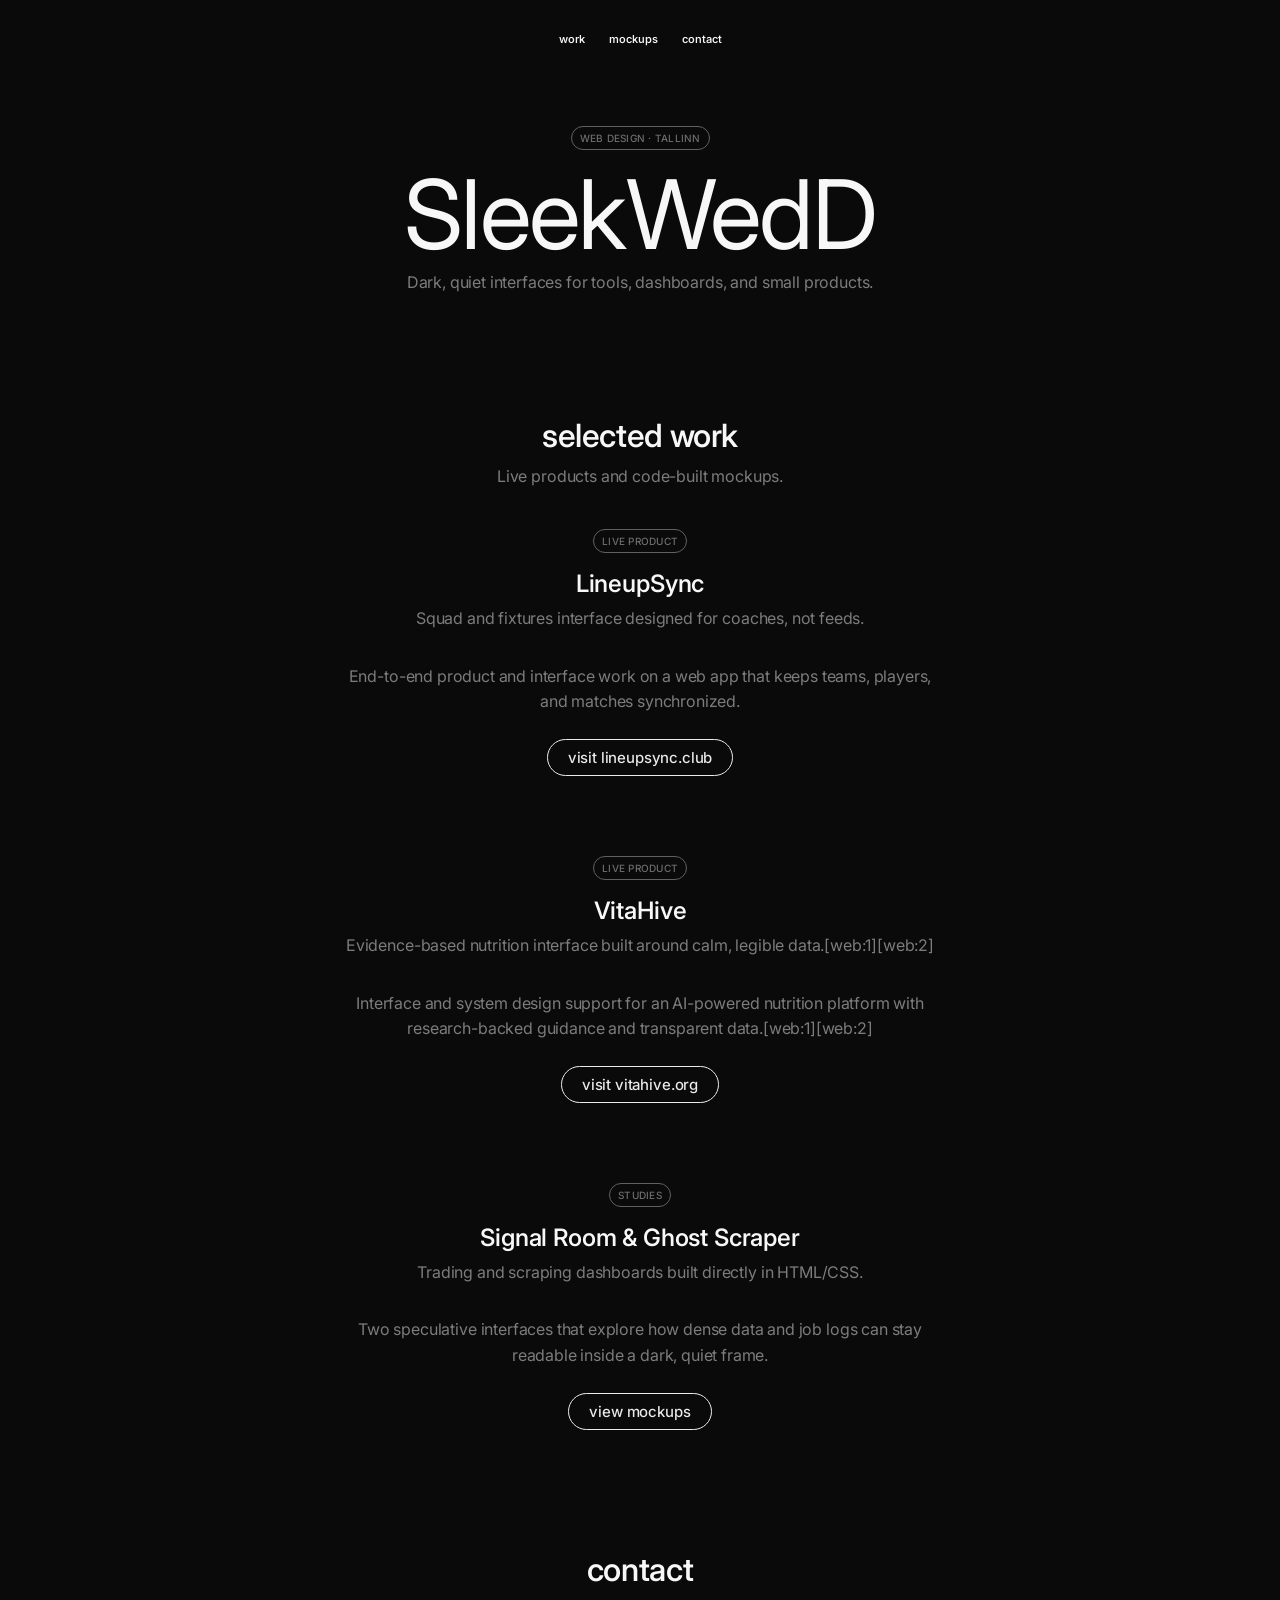
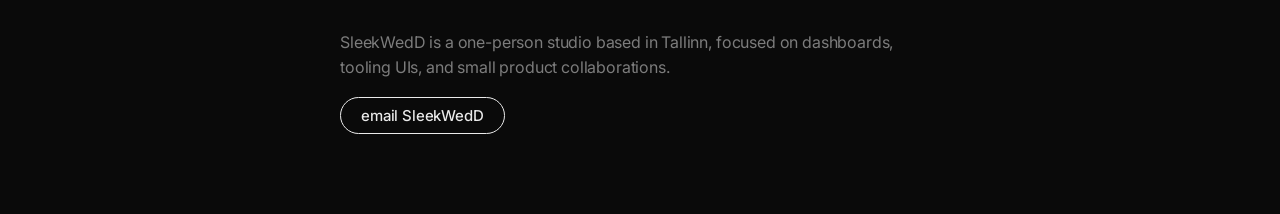
<file: index.html>
<!doctype html>
<html lang="en">
<head>
  <meta charset="utf-8" />
  <title>SleekWedD · Dark Web Studio</title>
  <meta name="viewport" content="width=device-width, initial-scale=1" />
  <meta
    name="description"
    content="SleekWedD is a dark, minimal web studio from Tallinn, focused on dashboards, tooling UIs, and small products."
  />
  <link rel="preconnect" href="https://fonts.googleapis.com" />
  <link rel="preconnect" href="https://fonts.gstatic.com" crossorigin />
  <link
    href="https://fonts.googleapis.com/css2?family=Inter:wght@400;475;500;550;650&display=swap"
    rel="stylesheet"
  />
  <link rel="stylesheet" href="style.css" />
</head>
<body>
  <div class="page">
    <!-- Top nav: three quiet words -->
    <header class="top-nav">
      <a href="#work" class="top-nav-link">work</a>
      <a href="mockups.html" class="top-nav-link">mockups</a>
      <a href="#contact" class="top-nav-link">contact</a>
    </header>

    <main>
      <!-- Hero -->
      <section class="section hero">
        <div class="hero-content">
          <span class="badge">WEB DESIGN · TALLINN</span>
          <h1 class="hero-title">SleekWedD</h1>
          <p class="hero-subtitle">
            Dark, quiet interfaces for tools, dashboards, and small products.
          </p>
        </div>
      </section>

      <!-- Selected work -->
      <section id="work" class="section">
        <div class="section-heading">
          <h2 class="heading">selected work</h2>
          <p class="section-subtitle">
            Live products and code-built mockups.
          </p>
        </div>

        <!-- LineupSync -->
        <article class="project">
          <header class="project-header">
            <span class="badge">LIVE PRODUCT</span>
            <h3 class="project-title">LineupSync</h3>
            <p class="project-subtitle">
              Squad and fixtures interface designed for coaches, not feeds.
            </p>
          </header>
          <div class="project-meta">
            <p class="project-copy">
              End-to-end product and interface work on a web app that keeps teams,
              players, and matches synchronized.
            </p>
            <a
              href="https://lineupsync.club"
              target="_blank"
              rel="noreferrer"
              class="ghost-button"
            >
              visit lineupsync.club
            </a>
          </div>
        </article>

        <!-- VitaHive -->
        <article class="project">
          <header class="project-header">
            <span class="badge">LIVE PRODUCT</span>
            <h3 class="project-title">VitaHive</h3>
            <p class="project-subtitle">
              Evidence-based nutrition interface built around calm, legible data.[web:1][web:2]
            </p>
          </header>
          <div class="project-meta">
            <p class="project-copy">
              Interface and system design support for an AI-powered nutrition
              platform with research-backed guidance and transparent data.[web:1][web:2]
            </p>
            <a
              href="https://vitahive.org"
              target="_blank"
              rel="noreferrer"
              class="ghost-button"
            >
              visit vitahive.org
            </a>
          </div>
        </article>

        <!-- Studies -->
        <article class="project">
          <header class="project-header">
            <span class="badge">STUDIES</span>
            <h3 class="project-title">Signal Room & Ghost Scraper</h3>
            <p class="project-subtitle">
              Trading and scraping dashboards built directly in HTML/CSS.
            </p>
          </header>
          <div class="project-meta">
            <p class="project-copy">
              Two speculative interfaces that explore how dense data and job logs
              can stay readable inside a dark, quiet frame.
            </p>
            <a href="mockups.html" class="ghost-button">
              view mockups
            </a>
          </div>
        </article>
      </section>

      <!-- Contact -->
      <section id="contact" class="section">
        <div class="section-heading">
          <h2 class="heading">contact</h2>
        </div>
        <p class="body-lg">
          SleekWedD is a one-person studio based in Tallinn, focused on dashboards,
          tooling UIs, and small product collaborations.
        </p>
        <a href="mailto:youremail@domain.com" class="ghost-button">
          email SleekWedD
        </a>
      </section>
    </main>
  </div>

  <script src="app.js"></script>
</body>
</html>
</file>
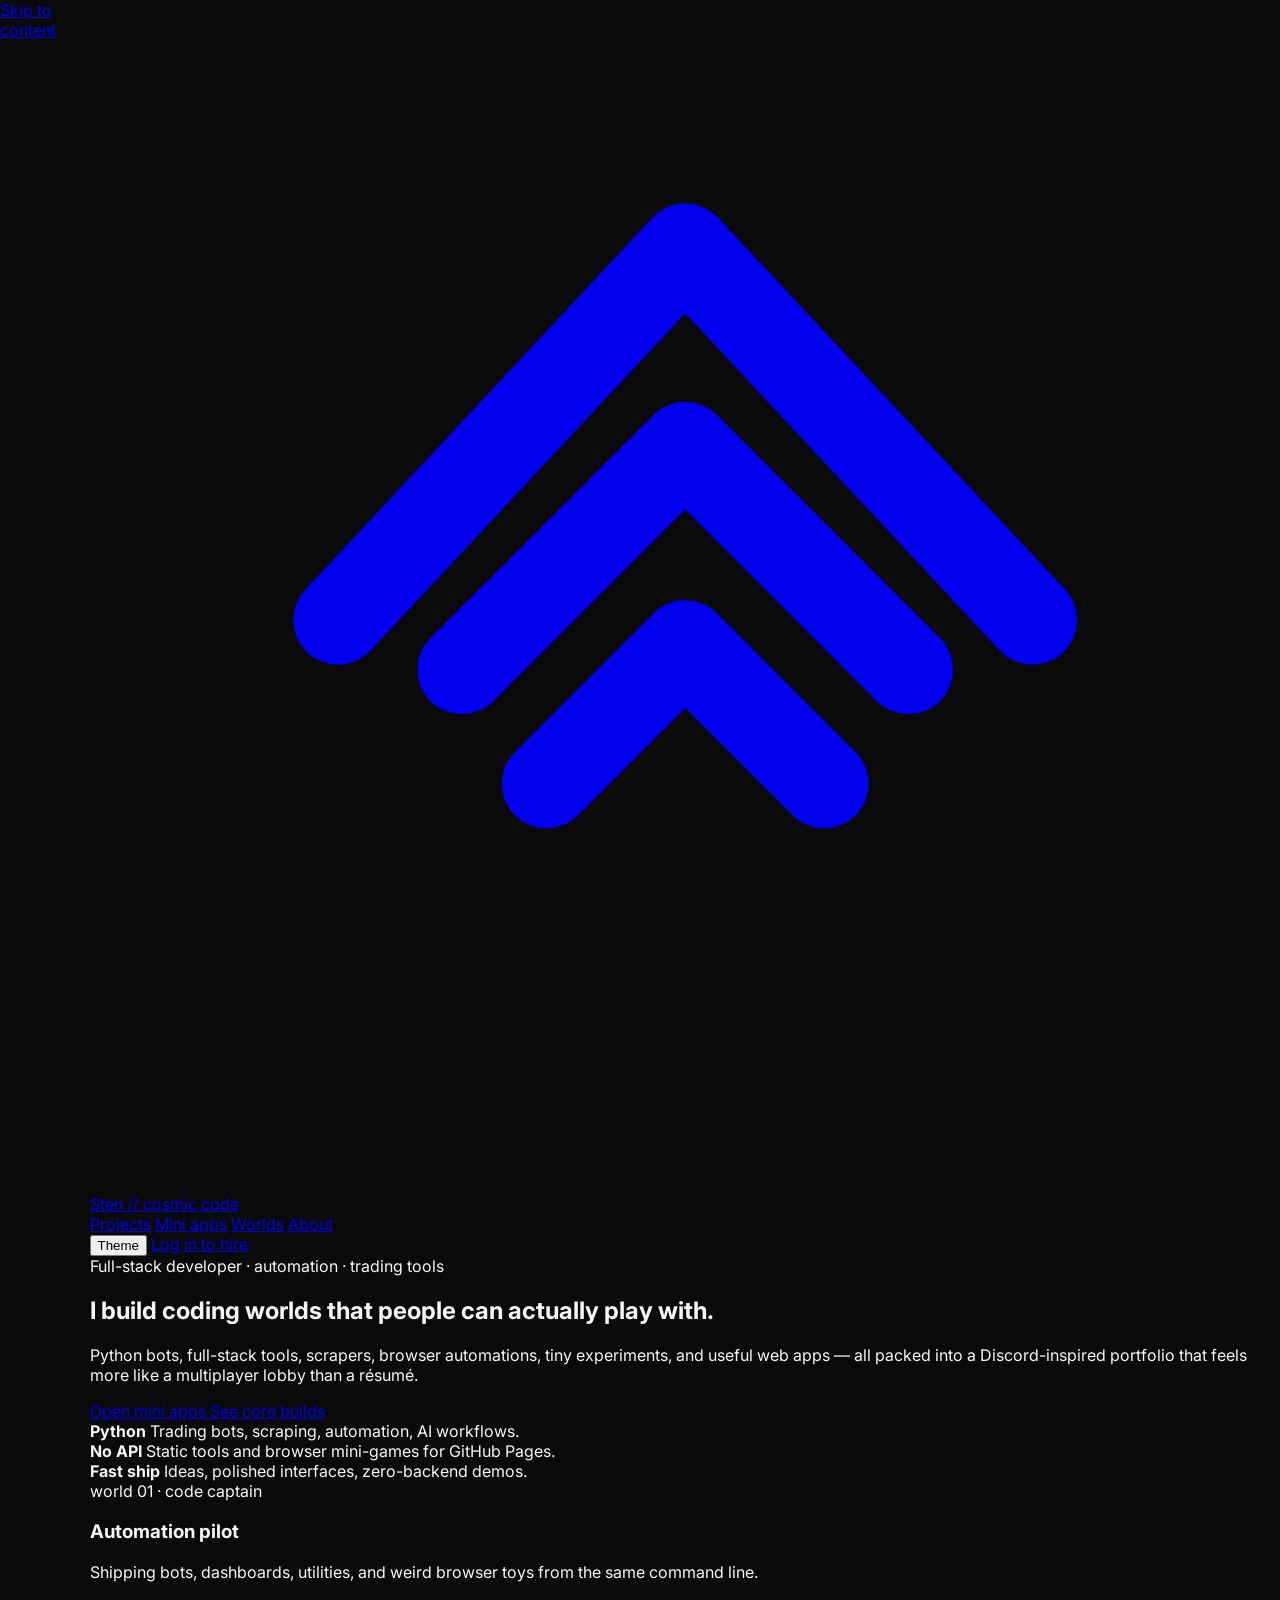
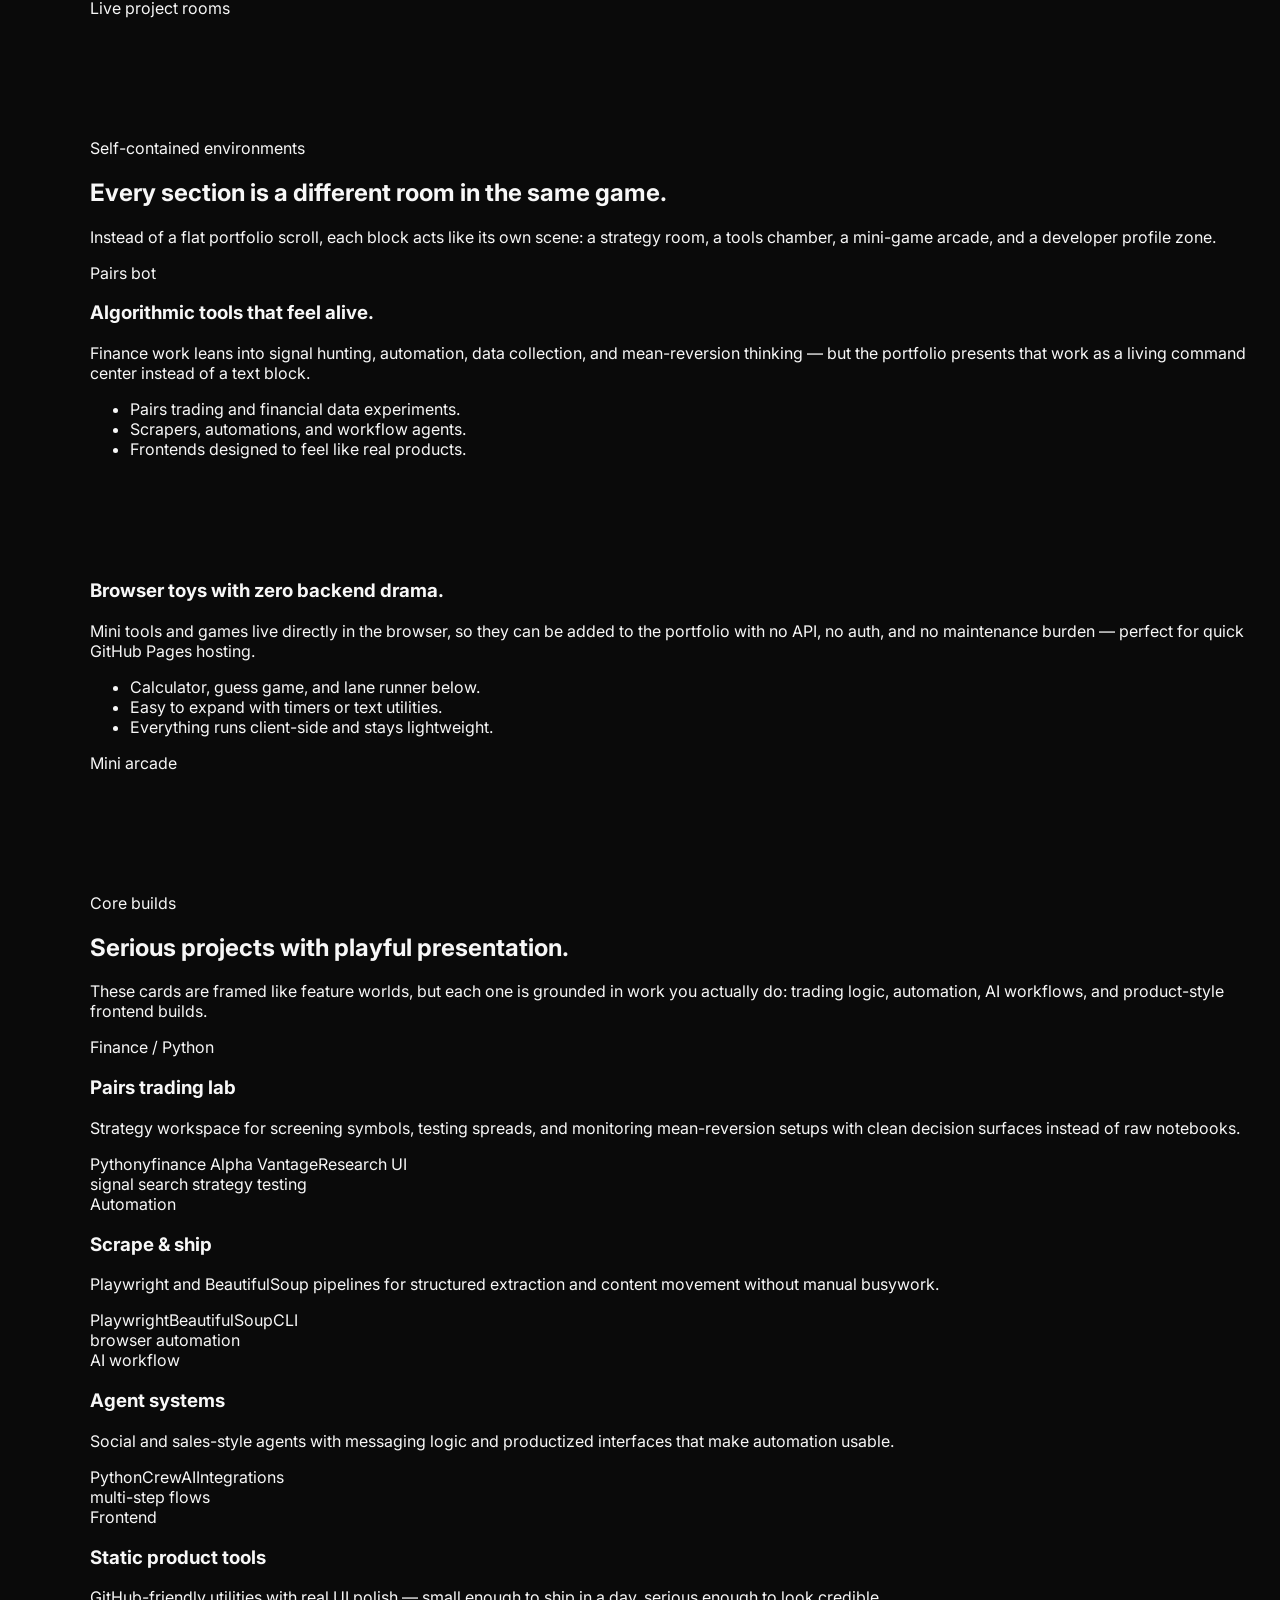
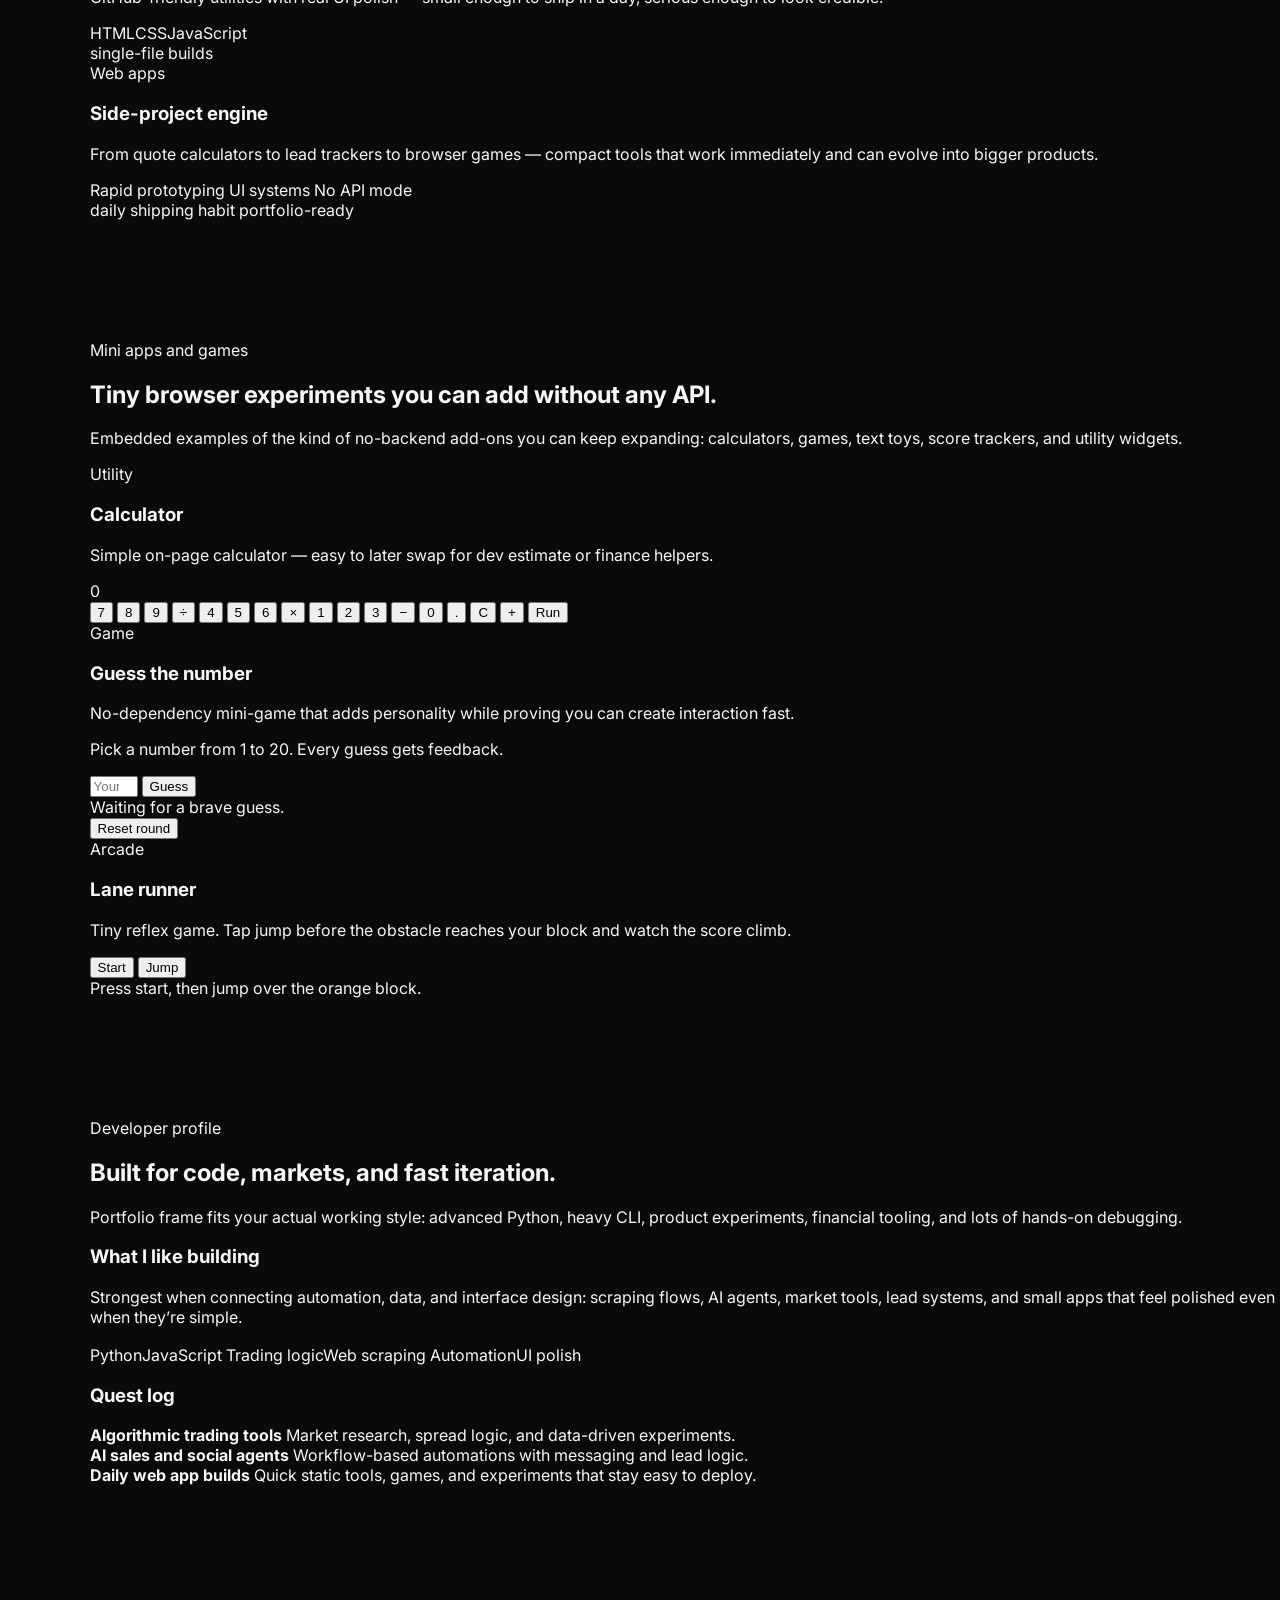
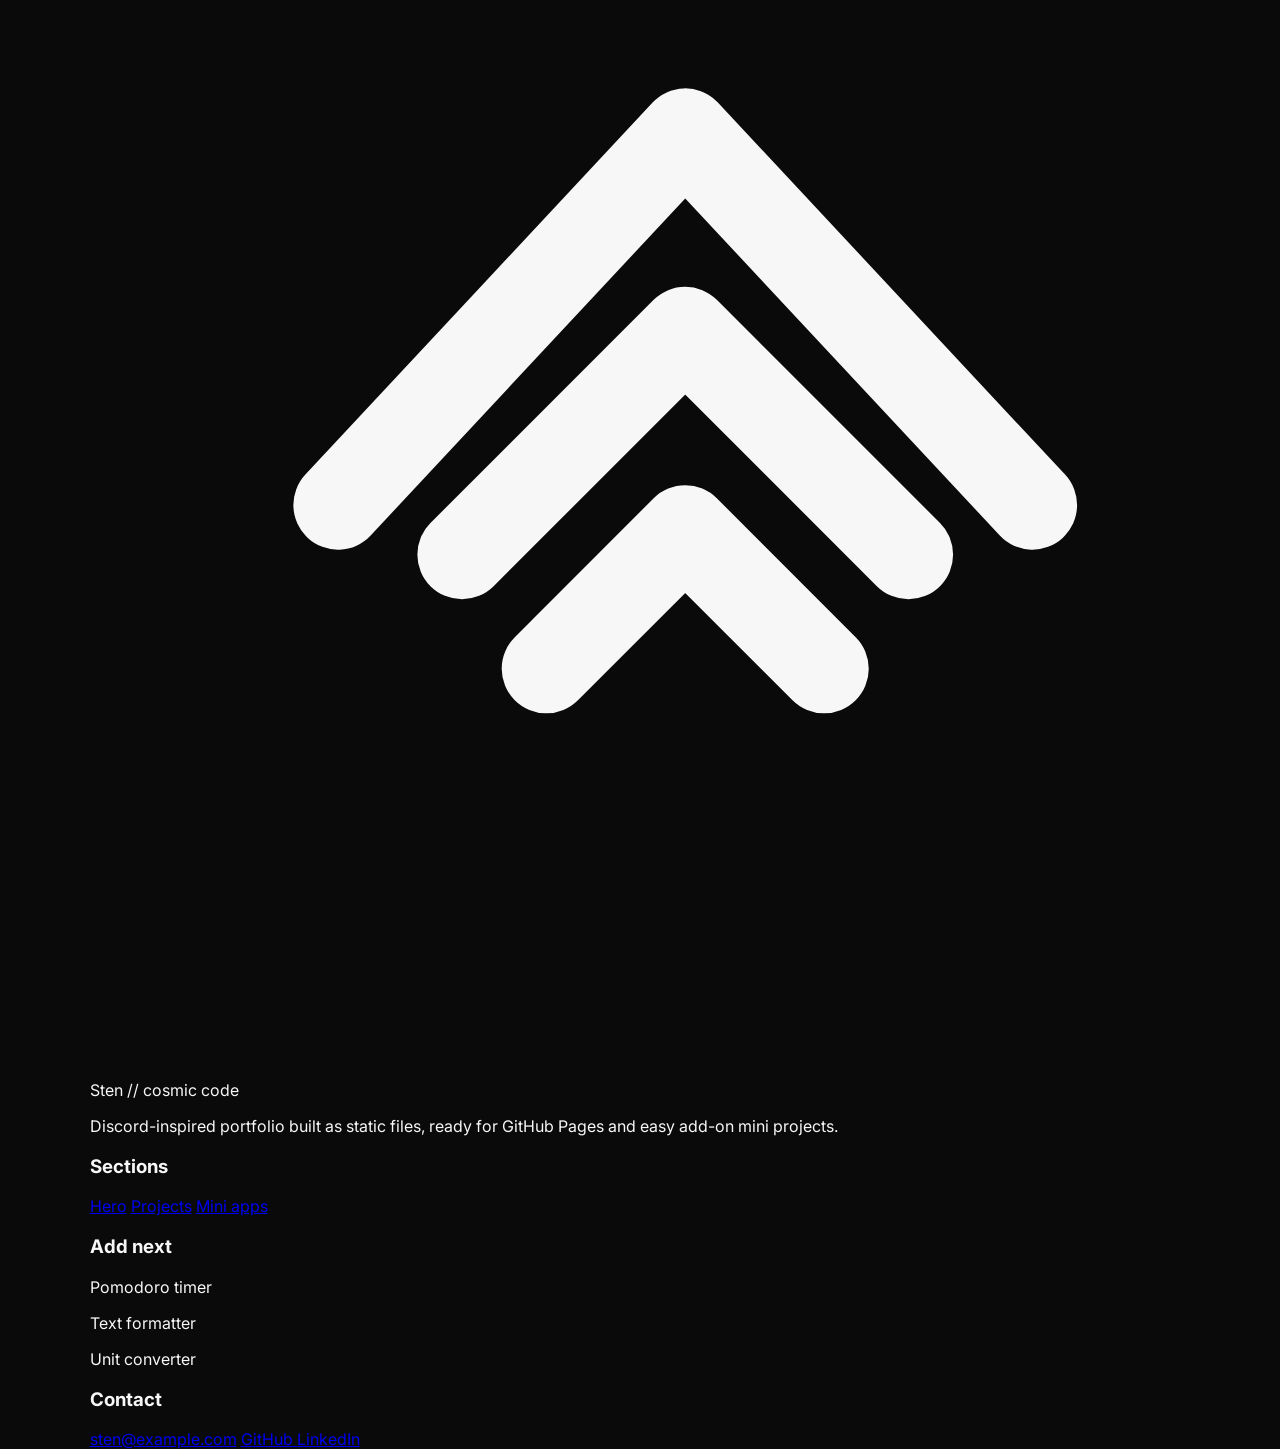
<file: 1) index.html>
<!DOCTYPE html>
<html lang="en" data-theme="dark">
<head>
  <meta charset="UTF-8" />
  <meta name="viewport" content="width=device-width, initial-scale=1.0" />
  <title>Sten — Cosmic Code Portfolio</title>

  <!-- Fonts -->
  <link rel="preconnect" href="https://fonts.googleapis.com">
  <link rel="preconnect" href="https://fonts.gstatic.com" crossorigin>
  <link
    href="https://fonts.googleapis.com/css2?family=Nunito:wght@400;500;700;800;900&family=Inter:wght@400;500;600;700&display=swap"
    rel="stylesheet"
  >

  <!-- Styles -->
  <link rel="stylesheet" href="style.css" />
</head>
<body>
  <a class="skip-link" href="#content">Skip to content</a>

  <div class="site-shell">
    <header class="site-header">
      <nav class="nav-inner" aria-label="Primary navigation">
        <a class="brand" href="#hero" aria-label="Sten portfolio home">
          <span class="brand-mark" aria-hidden="true">
            <svg viewBox="0 0 24 24" fill="none" stroke="currentColor"
                 stroke-width="1.8" stroke-linecap="round"
                 stroke-linejoin="round" aria-hidden="true">
              <path d="M5 12.5 12 5l7 7.5" />
              <path d="M7.5 13.5 12 9l4.5 4.5" />
              <path d="M9.2 15.8 12 13l2.8 2.8" />
            </svg>
          </span>
          <span>Sten // cosmic code</span>
        </a>

        <div class="nav-links">
          <a class="nav-link" href="#projects">Projects</a>
          <a class="nav-link" href="#playground">Mini apps</a>
          <a class="nav-link" href="#worlds">Worlds</a>
          <a class="nav-link" href="#about">About</a>
        </div>

        <div class="nav-actions">
          <button class="button button-ghost"
                  type="button"
                  data-theme-toggle
                  aria-label="Switch theme">
            Theme
          </button>
          <a class="button button-login" href="mailto:sten@example.com">
            Log in to hire
          </a>
        </div>
      </nav>
    </header>

    <main id="content">
      <!-- HERO -->
      <section class="hero" id="hero">
        <div class="hero-grid">
          <div>
            <div class="eyebrow">
              Full-stack developer · automation · trading tools
            </div>
            <h1>
              I build coding worlds that people can actually play with.
            </h1>
            <p>
              Python bots, full-stack tools, scrapers, browser automations,
              tiny experiments, and useful web apps — all packed into a
              Discord-inspired portfolio that feels more like a multiplayer
              lobby than a résumé.
            </p>

            <div class="hero-cta">
              <a class="button button-secondary" href="#playground">
                Open mini apps
              </a>
              <a class="button button-primary" href="#projects">
                See core builds
              </a>
            </div>

            <div class="hero-metrics" aria-label="Portfolio stats">
              <div class="metric">
                <strong>Python</strong>
                <span>Trading bots, scraping, automation, AI workflows.</span>
              </div>
              <div class="metric">
                <strong>No API</strong>
                <span>Static tools and browser mini-games for GitHub Pages.</span>
              </div>
              <div class="metric">
                <strong>Fast ship</strong>
                <span>Ideas, polished interfaces, zero-backend demos.</span>
              </div>
            </div>
          </div>

          <!-- Hero stage / environment -->
          <div class="hero-stage" aria-label="Decorative hero stage">
            <div class="stars" aria-hidden="true"></div>
            <div class="orb" aria-hidden="true"></div>
            <div class="cube" aria-hidden="true"></div>

            <article class="floating-card character-card"
                     aria-label="Character environment card">
              <div class="character-head" aria-hidden="true"></div>
              <span class="character-pill">world 01 · code captain</span>
              <h3 class="hero-card-title">Automation pilot</h3>
              <p>
                Shipping bots, dashboards, utilities, and weird browser toys
                from the same command line.
              </p>
            </article>

            <article class="floating-card ui-card"
                     aria-label="Product mockup card">
              <div class="ui-topbar">
                <div class="ui-dots" aria-hidden="true">
                  <span></span><span></span><span></span>
                </div>
                <div class="tiny-note">Live project rooms</div>
              </div>
              <div class="ui-app" aria-hidden="true">
                <div class="ui-sidebar">
                  <span></span><span></span><span></span><span></span>
                </div>
                <div class="ui-content">
                  <div class="ui-channel"></div>
                  <div class="ui-message"></div>
                  <div class="ui-message"></div>
                  <div class="ui-message"></div>
                </div>
              </div>
            </article>

            <article class="floating-card device-card"
                     aria-label="Mobile device mockup">
              <div class="device-screen" aria-hidden="true">
                <span></span><span></span><span></span>
                <span></span><span></span><span></span>
              </div>
            </article>
          </div>
        </div>
      </section>

      <!-- WORLDS / ENVIRONMENTS -->
      <section class="section" id="worlds">
        <div class="section-header">
          <div>
            <div class="eyebrow">Self-contained environments</div>
            <h2 class="section-title">
              Every section is a different room in the same game.
            </h2>
          </div>
          <p class="section-copy">
            Instead of a flat portfolio scroll, each block acts like its own
            scene: a strategy room, a tools chamber, a mini-game arcade, and a
            developer profile zone.
          </p>
        </div>

        <article class="feature-stage gradient-purple">
          <div class="showcase-monitor" aria-hidden="true">
            <div class="monitor-bezel">
              <div class="monitor-left">
                <span></span><span></span><span></span><span></span><span></span>
              </div>
              <div class="monitor-main">
                <div class="hero-card-title">Pairs bot</div>
                <span></span><span></span><span></span><span></span><span></span>
              </div>
            </div>
          </div>
          <div class="feature-copy">
            <h3 class="section-title">Algorithmic tools that feel alive.</h3>
            <p>
              Finance work leans into signal hunting, automation, data
              collection, and mean-reversion thinking — but the portfolio
              presents that work as a living command center instead of a
              text block.
            </p>
            <ul class="feature-list" role="list">
              <li>Pairs trading and financial data experiments.</li>
              <li>Scrapers, automations, and workflow agents.</li>
              <li>Frontends designed to feel like real products.</li>
            </ul>
          </div>
        </article>

        <article class="feature-stage gradient-green section">
          <div class="feature-copy">
            <h3 class="section-title">Browser toys with zero backend drama.</h3>
            <p>
              Mini tools and games live directly in the browser, so they can be
              added to the portfolio with no API, no auth, and no maintenance
              burden — perfect for quick GitHub Pages hosting.
            </p>
            <ul class="feature-list" role="list">
              <li>Calculator, guess game, and lane runner below.</li>
              <li>Easy to expand with timers or text utilities.</li>
              <li>Everything runs client-side and stays lightweight.</li>
            </ul>
          </div>
          <div class="showcase-monitor" aria-hidden="true">
            <div class="monitor-bezel">
              <div class="monitor-left">
                <span></span><span></span><span></span><span></span>
              </div>
              <div class="monitor-main">
                <div class="hero-card-title">Mini arcade</div>
                <span></span><span></span><span></span><span></span><span></span>
                <span></span>
              </div>
            </div>
          </div>
        </article>
      </section>

      <!-- PROJECTS -->
      <section class="section" id="projects">
        <div class="section-header">
          <div>
            <div class="eyebrow">Core builds</div>
            <h2 class="section-title">
              Serious projects with playful presentation.
            </h2>
          </div>
          <p class="section-copy">
            These cards are framed like feature worlds, but each one is grounded
            in work you actually do: trading logic, automation, AI workflows,
            and product-style frontend builds.
          </p>
        </div>

        <div class="project-grid">
          <article class="project-card large">
            <div class="project-top">
              <div class="project-label">Finance / Python</div>
              <h3 class="card-title">Pairs trading lab</h3>
              <p class="project-description">
                Strategy workspace for screening symbols, testing spreads, and
                monitoring mean-reversion setups with clean decision surfaces
                instead of raw notebooks.
              </p>
              <div class="stack">
                <span>Python</span><span>yfinance</span>
                <span>Alpha Vantage</span><span>Research UI</span>
              </div>
            </div>
            <div class="project-actions">
              <span class="status-pill">signal search</span>
              <span class="status-pill">strategy testing</span>
            </div>
          </article>

          <article class="project-card">
            <div class="project-top">
              <div class="project-label">Automation</div>
              <h3 class="card-title">Scrape & ship</h3>
              <p class="project-description">
                Playwright and BeautifulSoup pipelines for structured extraction
                and content movement without manual busywork.
              </p>
              <div class="stack">
                <span>Playwright</span><span>BeautifulSoup</span><span>CLI</span>
              </div>
            </div>
            <div class="project-actions">
              <span class="status-pill">browser automation</span>
            </div>
          </article>

          <article class="project-card">
            <div class="project-top">
              <div class="project-label">AI workflow</div>
              <h3 class="card-title">Agent systems</h3>
              <p class="project-description">
                Social and sales-style agents with messaging logic and
                productized interfaces that make automation usable.
              </p>
              <div class="stack">
                <span>Python</span><span>CrewAI</span><span>Integrations</span>
              </div>
            </div>
            <div class="project-actions">
              <span class="status-pill">multi-step flows</span>
            </div>
          </article>

          <article class="project-card">
            <div class="project-top">
              <div class="project-label">Frontend</div>
              <h3 class="card-title">Static product tools</h3>
              <p class="project-description">
                GitHub-friendly utilities with real UI polish — small enough to
                ship in a day, serious enough to look credible.
              </p>
              <div class="stack">
                <span>HTML</span><span>CSS</span><span>JavaScript</span>
              </div>
            </div>
            <div class="project-actions">
              <span class="status-pill">single-file builds</span>
            </div>
          </article>

          <article class="project-card large">
            <div class="project-top">
              <div class="project-label">Web apps</div>
              <h3 class="card-title">Side-project engine</h3>
              <p class="project-description">
                From quote calculators to lead trackers to browser games — compact
                tools that work immediately and can evolve into bigger products.
              </p>
              <div class="stack">
                <span>Rapid prototyping</span>
                <span>UI systems</span>
                <span>No API mode</span>
              </div>
            </div>
            <div class="project-actions">
              <span class="status-pill">daily shipping habit</span>
              <span class="status-pill">portfolio-ready</span>
            </div>
          </article>
        </div>
      </section>

      <!-- MINI APPS / GAMES -->
      <section class="section" id="playground">
        <div class="section-header">
          <div>
            <div class="eyebrow">Mini apps and games</div>
            <h2 class="section-title">
              Tiny browser experiments you can add without any API.
            </h2>
          </div>
          <p class="section-copy">
            Embedded examples of the kind of no-backend add-ons you can keep
            expanding: calculators, games, text toys, score trackers, and
            utility widgets.
          </p>
        </div>

        <div class="mini-grid">
          <!-- Calculator -->
          <article class="mini-card">
            <div>
              <div class="project-label">Utility</div>
              <h3 class="mini-title">Calculator</h3>
              <p class="mini-copy">
                Simple on-page calculator — easy to later swap for dev estimate
                or finance helpers.
              </p>
            </div>
            <div class="mini-app">
              <div class="calculator-display" id="calcDisplay">0</div>
              <div class="calculator-grid">
                <button class="calc-btn" data-calc="7">7</button>
                <button class="calc-btn" data-calc="8">8</button>
                <button class="calc-btn" data-calc="9">9</button>
                <button class="calc-btn operator" data-calc="/">÷</button>

                <button class="calc-btn" data-calc="4">4</button>
                <button class="calc-btn" data-calc="5">5</button>
                <button class="calc-btn" data-calc="6">6</button>
                <button class="calc-btn operator" data-calc="*">×</button>

                <button class="calc-btn" data-calc="1">1</button>
                <button class="calc-btn" data-calc="2">2</button>
                <button class="calc-btn" data-calc="3">3</button>
                <button class="calc-btn operator" data-calc="-">−</button>

                <button class="calc-btn" data-calc="0">0</button>
                <button class="calc-btn" data-calc=".">.</button>
                <button class="calc-btn" data-calc="clear">C</button>
                <button class="calc-btn operator" data-calc="+">+</button>

                <button class="calc-btn equal" data-calc="=" style="grid-column: span 4;">
                  Run
                </button>
              </div>
            </div>
          </article>

          <!-- Guess the number -->
          <article class="mini-card">
            <div>
              <div class="project-label">Game</div>
              <h3 class="mini-title">Guess the number</h3>
              <p class="mini-copy">
                No-dependency mini-game that adds personality while proving you
                can create interaction fast.
              </p>
            </div>
            <div class="mini-app">
              <p class="tiny-note">
                Pick a number from 1 to 20. Every guess gets feedback.
              </p>
              <div class="guess-row">
                <input id="guessInput"
                       type="number"
                       min="1"
                       max="20"
                       placeholder="Your guess" />
                <button class="button button-primary"
                        id="guessButton"
                        type="button">
                  Guess
                </button>
              </div>
              <div class="guess-feedback" id="guessFeedback">
                Waiting for a brave guess.
              </div>
              <div class="guess-row">
                <button class="button button-ghost"
                        id="guessReset"
                        type="button">
                  Reset round
                </button>
              </div>
            </div>
          </article>

          <!-- Lane runner -->
          <article class="mini-card">
            <div>
              <div class="project-label">Arcade</div>
              <h3 class="mini-title">Lane runner</h3>
              <p class="mini-copy">
                Tiny reflex game. Tap jump before the obstacle reaches your block
                and watch the score climb.
              </p>
            </div>
            <div class="mini-app pixel-game">
              <div class="runner-lane" id="runnerLane"
                   aria-label="runner game area">
                <div class="runner-player" id="runnerPlayer"></div>
                <div class="runner-obstacle" id="runnerObstacle"></div>
                <div class="runner-ground"></div>
              </div>
              <div class="guess-row">
                <button class="button button-primary"
                        id="runnerStart"
                        type="button">
                  Start
                </button>
                <button class="button button-ghost"
                        id="runnerJump"
                        type="button">
                  Jump
                </button>
              </div>
              <div class="guess-feedback" id="runnerFeedback">
                Press start, then jump over the orange block.
              </div>
            </div>
          </article>
        </div>
      </section>

      <!-- ABOUT -->
      <section class="section" id="about">
        <div class="section-header">
          <div>
            <div class="eyebrow">Developer profile</div>
            <h2 class="section-title">
              Built for code, markets, and fast iteration.
            </h2>
          </div>
          <p class="section-copy">
            Portfolio frame fits your actual working style: advanced Python,
            heavy CLI, product experiments, financial tooling, and lots of
            hands-on debugging.
          </p>
        </div>

        <div class="about-grid">
          <article class="about-card">
            <h3 class="mini-title">What I like building</h3>
            <p style="margin-top: 14px;">
              Strongest when connecting automation, data, and interface design:
              scraping flows, AI agents, market tools, lead systems, and small
              apps that feel polished even when they’re simple.
            </p>
            <div class="stack" style="margin-top: 18px;">
              <span>Python</span><span>JavaScript</span>
              <span>Trading logic</span><span>Web scraping</span>
              <span>Automation</span><span>UI polish</span>
            </div>
          </article>

          <article class="timeline-card">
            <h3 class="mini-title">Quest log</h3>
            <div class="timeline-list">
              <div class="timeline-item">
                <strong>Algorithmic trading tools</strong>
                <span>Market research, spread logic, and data-driven experiments.</span>
              </div>
              <div class="timeline-item">
                <strong>AI sales and social agents</strong>
                <span>Workflow-based automations with messaging and lead logic.</span>
              </div>
              <div class="timeline-item">
                <strong>Daily web app builds</strong>
                <span>Quick static tools, games, and experiments that stay easy to deploy.</span>
              </div>
            </div>
          </article>
        </div>
      </section>
    </main>

    <!-- FOOTER -->
    <footer class="footer">
      <div>
        <div class="brand" style="margin-bottom: 14px;">
          <span class="brand-mark" aria-hidden="true">
            <svg viewBox="0 0 24 24" fill="none" stroke="currentColor"
                 stroke-width="1.8" stroke-linecap="round"
                 stroke-linejoin="round" aria-hidden="true">
              <path d="M5 12.5 12 5l7 7.5" />
              <path d="M7.5 13.5 12 9l4.5 4.5" />
              <path d="M9.2 15.8 12 13l2.8 2.8" />
            </svg>
          </span>
          <span>Sten // cosmic code</span>
        </div>
        <p>
          Discord-inspired portfolio built as static files, ready for GitHub
          Pages and easy add-on mini projects.
        </p>
      </div>
      <div>
        <h3>Sections</h3>
        <div class="footer-links">
          <a href="#hero">Hero</a>
          <a href="#projects">Projects</a>
          <a href="#playground">Mini apps</a>
        </div>
      </div>
      <div>
        <h3>Add next</h3>
        <div class="footer-links">
          <p>Pomodoro timer</p>
          <p>Text formatter</p>
          <p>Unit converter</p>
        </div>
      </div>
      <div>
        <h3>Contact</h3>
        <div class="footer-links">
          <a href="mailto:sten@example.com">sten@example.com</a>
          <a href="https://github.com/" target="_blank" rel="noopener noreferrer">
            GitHub
          </a>
          <a href="https://www.linkedin.com/"
             target="_blank"
             rel="noopener noreferrer">
            LinkedIn
          </a>
        </div>
      </div>
    </footer>
  </div>

  <!-- Scripts -->
  <script src="app.js"></script>
</body>
</html>
</file>
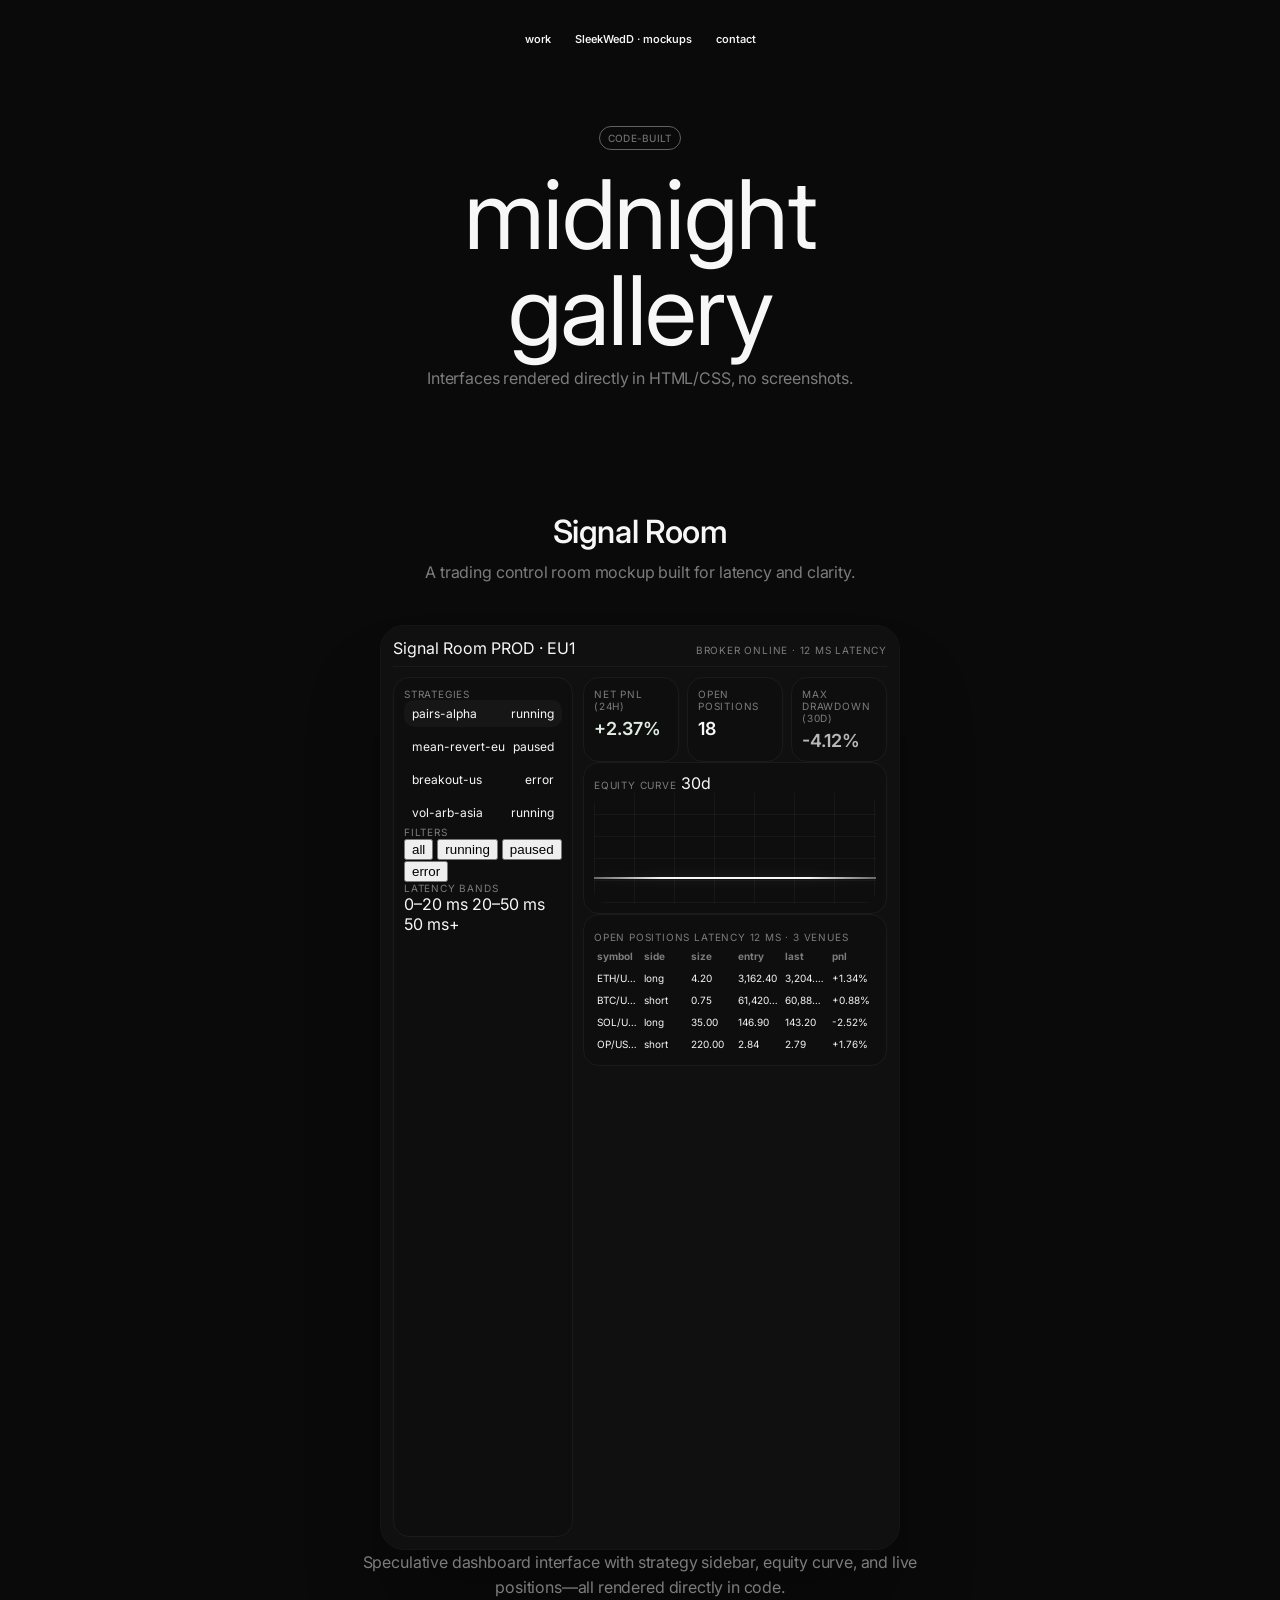
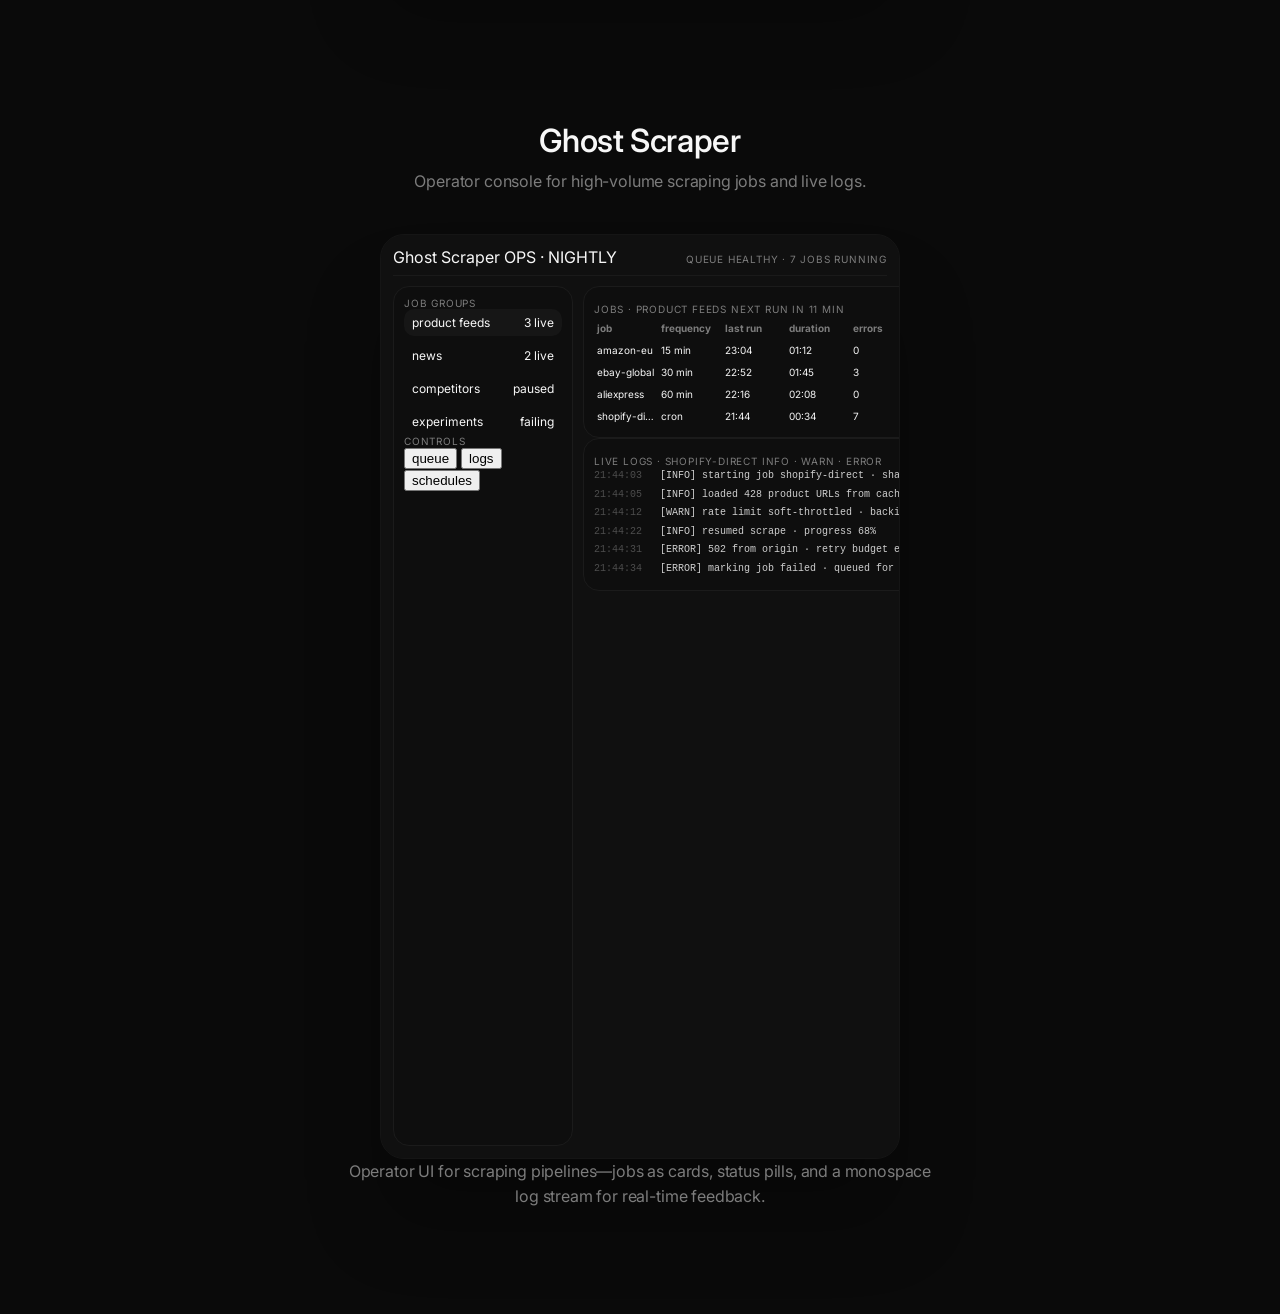
<file: mockups.html>
<!doctype html>
<html lang="en">
<head>
  <meta charset="utf-8" />
  <title>Mockups · SleekWedD</title>
  <meta name="viewport" content="width=device-width, initial-scale=1" />
  <meta
    name="description"
    content="Code-built mockups from SleekWedD: Signal Room trading dashboard and Ghost Scraper automation console."
  />
  <link rel="preconnect" href="https://fonts.googleapis.com" />
  <link rel="preconnect" href="https://fonts.gstatic.com" crossorigin />
  <link
    href="https://fonts.googleapis.com/css2?family=Inter:wght@400;475;500;550;650&display=swap"
    rel="stylesheet"
  />
  <link rel="stylesheet" href="style.css" />
</head>
<body>
  <div class="page">
    <header class="top-nav">
      <a href="index.html#work" class="top-nav-link">work</a>
      <span class="top-nav-brand">SleekWedD · mockups</span>
      <a href="index.html#contact" class="top-nav-link">contact</a>
    </header>

    <main>
      <section class="section hero">
        <div class="hero-content">
          <span class="badge">CODE-BUILT</span>
          <h1 class="hero-title">midnight gallery</h1>
          <p class="hero-subtitle">
            Interfaces rendered directly in HTML/CSS, no screenshots.
          </p>
        </div>
      </section>

      <section class="section">
        <div class="section-heading">
          <h2 class="heading">Signal Room</h2>
          <p class="section-subtitle">
            A trading control room mockup built for latency and clarity.
          </p>
        </div>

        <div class="device-frame">
          <div class="app-shell app-shell--signal">
            <header class="app-header">
              <div class="app-title">
                <span class="app-name">Signal Room</span>
                <span class="app-env-pill">PROD · EU1</span>
              </div>
              <div class="app-status">
                <span class="status-dot status-online"></span>
                <span class="status-label">broker online · 12 ms latency</span>
              </div>
            </header>

            <div class="app-body">
              <aside class="app-sidebar">
                <div class="sidebar-section">
                  <div class="sidebar-label">strategies</div>
                  <ul class="sidebar-list">
                    <li class="sidebar-item sidebar-item-active">
                      <span>pairs-alpha</span>
                      <span class="tag tag-running">running</span>
                    </li>
                    <li class="sidebar-item">
                      <span>mean-revert-eu</span>
                      <span class="tag tag-paused">paused</span>
                    </li>
                    <li class="sidebar-item">
                      <span>breakout-us</span>
                      <span class="tag tag-error">error</span>
                    </li>
                    <li class="sidebar-item">
                      <span>vol-arb-asia</span>
                      <span class="tag tag-running">running</span>
                    </li>
                  </ul>
                </div>

                <div class="sidebar-section">
                  <div class="sidebar-label">filters</div>
                  <div class="sidebar-filter-row">
                    <button class="pill pill-active" type="button">all</button>
                    <button class="pill" type="button">running</button>
                    <button class="pill" type="button">paused</button>
                    <button class="pill" type="button">error</button>
                  </div>
                </div>

                <div class="sidebar-section">
                  <div class="sidebar-label">latency bands</div>
                  <div class="latency-badges">
                    <span class="latency-pill latency-good">0–20 ms</span>
                    <span class="latency-pill latency-warn">20–50 ms</span>
                    <span class="latency-pill latency-bad">50 ms+</span>
                  </div>
                </div>
              </aside>

              <section class="app-main">
                <div class="metrics-row">
                  <div class="metric-card">
                    <div class="metric-label">net pnl (24h)</div>
                    <div class="metric-value metric-positive">+2.37%</div>
                  </div>
                  <div class="metric-card">
                    <div class="metric-label">open positions</div>
                    <div class="metric-value">18</div>
                  </div>
                  <div class="metric-card">
                    <div class="metric-label">max drawdown (30d)</div>
                    <div class="metric-value metric-negative">-4.12%</div>
                  </div>
                </div>

                <div class="chart-card">
                  <div class="chart-header">
                    <span class="chart-title">equity curve</span>
                    <span class="chart-range">30d</span>
                  </div>
                  <div class="chart-body chart-placeholder">
                    <div class="chart-line"></div>
                  </div>
                </div>

                <div class="table-card">
                  <div class="table-header">
                    <span class="table-title">open positions</span>
                    <span class="table-subtitle">latency 12 ms · 3 venues</span>
                  </div>
                  <table class="positions-table">
                    <thead>
                      <tr>
                        <th>symbol</th>
                        <th>side</th>
                        <th>size</th>
                        <th>entry</th>
                        <th>last</th>
                        <th>pnl</th>
                      </tr>
                    </thead>
                    <tbody>
                      <tr>
                        <td>ETH/USDT</td>
                        <td>long</td>
                        <td>4.20</td>
                        <td>3,162.40</td>
                        <td>3,204.80</td>
                        <td class="pnl-positive">+1.34%</td>
                      </tr>
                      <tr>
                        <td>BTC/USDT</td>
                        <td>short</td>
                        <td>0.75</td>
                        <td>61,420.10</td>
                        <td>60,880.50</td>
                        <td class="pnl-positive">+0.88%</td>
                      </tr>
                      <tr>
                        <td>SOL/USDT</td>
                        <td>long</td>
                        <td>35.00</td>
                        <td>146.90</td>
                        <td>143.20</td>
                        <td class="pnl-negative">-2.52%</td>
                      </tr>
                      <tr>
                        <td>OP/USDT</td>
                        <td>short</td>
                        <td>220.00</td>
                        <td>2.84</td>
                        <td>2.79</td>
                        <td class="pnl-positive">+1.76%</td>
                      </tr>
                    </tbody>
                  </table>
                </div>
              </section>
            </div>
          </div>
        </div>

        <div class="project-meta">
          <p class="project-copy">
            Speculative dashboard interface with strategy sidebar, equity curve,
            and live positions—all rendered directly in code.
          </p>
        </div>
      </section>

      <section class="section">
        <div class="section-heading">
          <h2 class="heading">Ghost Scraper</h2>
          <p class="section-subtitle">
            Operator console for high-volume scraping jobs and live logs.
          </p>
        </div>

        <div class="device-frame">
          <div class="app-shell app-shell--ghost">
            <header class="app-header">
              <div class="app-title">
                <span class="app-name">Ghost Scraper</span>
                <span class="app-env-pill">OPS · NIGHTLY</span>
              </div>
              <div class="app-status">
                <span class="status-dot status-online"></span>
                <span class="status-label">queue healthy · 7 jobs running</span>
              </div>
            </header>

            <div class="app-body app-body--ghost">
              <aside class="app-sidebar">
                <div class="sidebar-section">
                  <div class="sidebar-label">job groups</div>
                  <ul class="sidebar-list">
                    <li class="sidebar-item sidebar-item-active">
                      <span>product feeds</span>
                      <span class="tag tag-running">3 live</span>
                    </li>
                    <li class="sidebar-item">
                      <span>news</span>
                      <span class="tag tag-running">2 live</span>
                    </li>
                    <li class="sidebar-item">
                      <span>competitors</span>
                      <span class="tag tag-paused">paused</span>
                    </li>
                    <li class="sidebar-item">
                      <span>experiments</span>
                      <span class="tag tag-error">failing</span>
                    </li>
                  </ul>
                </div>

                <div class="sidebar-section">
                  <div class="sidebar-label">controls</div>
                  <div class="sidebar-filter-row">
                    <button class="pill pill-active" type="button">queue</button>
                    <button class="pill" type="button">logs</button>
                    <button class="pill" type="button">schedules</button>
                  </div>
                </div>
              </aside>

              <section class="app-main app-main--ghost">
                <div class="table-card table-card--ghost">
                  <div class="table-header">
                    <span class="table-title">jobs · product feeds</span>
                    <span class="table-subtitle">next run in 11 min</span>
                  </div>
                  <table class="jobs-table">
                    <thead>
                      <tr>
                        <th>job</th>
                        <th>frequency</th>
                        <th>last run</th>
                        <th>duration</th>
                        <th>errors</th>
                        <th>status</th>
                      </tr>
                    </thead>
                    <tbody>
                      <tr>
                        <td>amazon-eu</td>
                        <td>15 min</td>
                        <td>23:04</td>
                        <td>01:12</td>
                        <td>0</td>
                        <td><span class="status-pill status-pill-ok">ok</span></td>
                      </tr>
                      <tr>
                        <td>ebay-global</td>
                        <td>30 min</td>
                        <td>22:52</td>
                        <td>01:45</td>
                        <td>3</td>
                        <td><span class="status-pill status-pill-warn">warn</span></td>
                      </tr>
                      <tr>
                        <td>aliexpress</td>
                        <td>60 min</td>
                        <td>22:16</td>
                        <td>02:08</td>
                        <td>0</td>
                        <td><span class="status-pill status-pill-ok">ok</span></td>
                      </tr>
                      <tr>
                        <td>shopify-direct</td>
                        <td>cron</td>
                        <td>21:44</td>
                        <td>00:34</td>
                        <td>7</td>
                        <td><span class="status-pill status-pill-error">error</span></td>
                      </tr>
                    </tbody>
                  </table>
                </div>

                <div class="logs-card">
                  <div class="logs-header">
                    <span class="logs-title">live logs · shopify-direct</span>
                    <span class="logs-level">INFO · WARN · ERROR</span>
                  </div>
                  <div class="logs-body">
                    <div class="log-line log-info">
                      <span class="log-ts">21:44:03</span>
                      <span class="log-msg">[INFO] starting job shopify-direct · shard 1/3</span>
                    </div>
                    <div class="log-line log-info">
                      <span class="log-ts">21:44:05</span>
                      <span class="log-msg">[INFO] loaded 428 product URLs from cache</span>
                    </div>
                    <div class="log-line log-warn">
                      <span class="log-ts">21:44:12</span>
                      <span class="log-msg">[WARN] rate limit soft-throttled · backing off 500 ms</span>
                    </div>
                    <div class="log-line log-info">
                      <span class="log-ts">21:44:22</span>
                      <span class="log-msg">[INFO] resumed scrape · progress 68%</span>
                    </div>
                    <div class="log-line log-error">
                      <span class="log-ts">21:44:31</span>
                      <span class="log-msg">[ERROR] 502 from origin · retry budget exceeded</span>
                    </div>
                    <div class="log-line log-error">
                      <span class="log-ts">21:44:34</span>
                      <span class="log-msg">[ERROR] marking job failed · queued for manual review</span>
                    </div>
                  </div>
                </div>
              </section>
            </div>
          </div>
        </div>

        <div class="project-meta">
          <p class="project-copy">
            Operator UI for scraping pipelines—jobs as cards, status pills, and
            a monospace log stream for real-time feedback.
          </p>
        </div>
      </section>
    </main>
  </div>

  <script src="app.js"></script>
</body>
</html>
</file>
<file: style.css>
:root {
  /* Colors */
  --color-void: #0a0a0a;
  --color-chalk: #f7f7f7;
  --color-ivory: #ebebeb;
  --color-ash: #7c7c7c;
  --color-graphite: #4d4d4d;
  --color-smoke: #707070;
  --color-steel: #616161;
  --color-charcoal: #585858;

  /* Typography — Font Families */
  --font-wand-ui-pro: 'Inter', ui-sans-serif, system-ui, -apple-system,
    BlinkMacSystemFont, "Segoe UI", Roboto, sans-serif; /* substitute */

  /* Typography — Scale */
  --text-caption: 10px;
  --leading-caption: 1.4;
  --tracking-caption: 0.25px;
  --text-body-lg: 16px;
  --leading-body-lg: 1.6;
  --tracking-body-lg: -0.16px;
  --text-heading: 32px;
  --leading-heading: 1.25;
  --tracking-heading: -0.384px;
  --text-display: 96px;
  --leading-display: 1;
  --tracking-display: -1.632px;

  /* Typography — Weights */
  --font-weight-regular: 400;
  --font-weight-w475: 475;
  --font-weight-medium: 500;
  --font-weight-w550: 550;
  --font-weight-w650: 650;

  /* Spacing */
  --spacing-unit: 8px;
  --spacing-4: 4px;
  --spacing-8: 8px;
  --spacing-10: 10px;
  --spacing-12: 12px;
  --spacing-16: 16px;
  --spacing-20: 20px;
  --spacing-24: 24px;

  /* Layout */
  --page-max-width: 640px;
  --section-gap: 120px;
  --card-padding: 16px;
  --element-gap: 12px;

  /* Border Radius */
  --radius-cards: 24px;
  --radius-badges: 9999px;
  --radius-buttons: 9999px;
  --radius-smallcontainers: 16px;

  /* Shadows */
  --shadow-xl: 0px 64px 72px 0px rgba(0, 0, 0, 0.25);

  /* Surfaces */
  --surface-void: #0a0a0a;
  --surface-charcoal: #585858;
}

/* Global canvas */

*,
*::before,
*::after {
  box-sizing: border-box;
}

html,
body {
  margin: 0;
  padding: 0;
  background: var(--color-void);
  color: var(--color-chalk);
  font-family: var(--font-wand-ui-pro);
}

body {
  display: flex;
  justify-content: center;
}

.page {
  max-width: var(--page-max-width);
  width: 100%;
  padding: 32px 20px 80px;
}

/* Section rhythm: invisible dividers */

.section {
  margin-top: var(--section-gap);
}

.section:first-of-type {
  margin-top: 80px;
}
/* Top Bar Navigation — three quiet words */

.top-nav {
  display: flex;
  justify-content: center;
  align-items: center;
  gap: 24px;
  font-size: 11px;
  font-weight: var(--font-weight-w550);
  color: var(--color-chalk);
}

.top-nav-link,
.top-nav-brand {
  text-decoration: none;
  color: inherit;
}

/* Display headline + subtitle */

.hero-content {
  text-align: center;
}

.hero-title {
  margin: 16px 0 8px;
  font-size: var(--text-display);
  line-height: var(--leading-display);
  letter-spacing: var(--tracking-display);
  font-weight: var(--font-weight-regular); /* whisper-weight 400 */
}

.hero-subtitle {
  margin: 0;
  font-size: 16px;
  line-height: var(--leading-body-lg);
  letter-spacing: var(--tracking-body-lg);
  color: var(--color-ash);
}

/* AD / category badge */

.badge {
  display: inline-flex;
  align-items: center;
  justify-content: center;
  padding: var(--spacing-4) var(--spacing-8);
  border-radius: var(--radius-badges);
  border: 1px solid var(--color-steel);
  font-size: var(--text-caption);
  line-height: var(--leading-caption);
  letter-spacing: var(--tracking-caption);
  font-weight: var(--font-weight-w475);
  color: var(--color-smoke);
}

/* Section headings */

.section-heading {
  text-align: center;
  margin-bottom: 40px;
}

.heading {
  margin: 0 0 8px;
  font-size: var(--text-heading);
  line-height: var(--leading-heading);
  letter-spacing: var(--tracking-heading);
  font-weight: var(--font-weight-w550);
  color: var(--color-chalk);
}

.section-subtitle {
  margin: 0;
  font-size: 16px;
  line-height: var(--leading-body-lg);
  letter-spacing: var(--tracking-body-lg);
  color: var(--color-ash);
}

/* Body text */

.body-lg {
  font-size: var(--text-body-lg);
  line-height: var(--leading-body-lg);
  letter-spacing: var(--tracking-body-lg);
  color: var(--color-ash);
}

/* Ghost subscribe / action button */

.ghost-button {
  display: inline-flex;
  align-items: center;
  justify-content: center;
  padding: 8px 20px;
  border-radius: var(--radius-buttons);
  border: 1px solid var(--color-ivory);
  font-size: 15px;
  font-weight: var(--font-weight-w475);
  letter-spacing: -0.16px;
  color: var(--color-ivory);
  background: transparent;
  text-decoration: none;
  cursor: pointer;
}
/* Project container */

.project {
  margin-bottom: 80px; /* still keep at least 80px breathing inside section */
}

.project-header {
  text-align: center;
  margin-bottom: 32px;
}

.project-title {
  margin: 16px 0 8px;
  font-size: 24px;
  font-weight: var(--font-weight-w550);
  letter-spacing: -0.16px;
}

.project-subtitle {
  margin: 0;
  font-size: 16px;
  line-height: var(--leading-body-lg);
  letter-spacing: var(--tracking-body-lg);
  color: var(--color-ash);
}

.project-meta {
  text-align: center;
}

.project-copy {
  margin: 0 0 24px;
  font-size: var(--text-body-lg);
  line-height: var(--leading-body-lg);
  letter-spacing: var(--tracking-body-lg);
  color: var(--color-ash);
}

/* Phone / device mockup frame */

.device-frame {
  width: 100%;
  max-width: 360px;
  margin: 0 auto 32px;
  aspect-ratio: 9 / 16;
  border-radius: var(--radius-cards);
  box-shadow: var(--shadow-xl);
  background: #111111;
  border: 1px solid #151515;
  overflow: hidden;
  display: flex;
}
.device-frame {
  width: 100%;
  max-width: 520px;
  margin: 0 auto;
  aspect-ratio: 9 / 16;
  border-radius: 24px;
  overflow: hidden;
  box-shadow: 0px 64px 72px 0px rgba(0, 0, 0, 0.25);
  background: #111;
  border: 1px solid #151515;
}

.app-shell {
  width: 100%;
  height: 100%;
  background: #101010;
  color: #f7f7f7;
  padding: 12px;
  display: flex;
  flex-direction: column;
  gap: 10px;
  overflow: hidden;
}

.app-header {
  display: flex;
  justify-content: space-between;
  gap: 12px;
  border-bottom: 1px solid #1a1a1a;
  padding-bottom: 8px;
}

.app-title,
.app-status,
.sidebar-item,
.metric-card,
.chart-card,
.table-card,
.logs-card {
  font-family: Inter, system-ui, sans-serif;
}

.app-body {
  display: grid;
  grid-template-columns: 180px 1fr;
  gap: 10px;
  min-height: 0;
  flex: 1;
}

.app-sidebar,
.metric-card,
.chart-card,
.table-card,
.logs-card {
  background: #0e0e0e;
  border: 1px solid #1b1b1b;
  border-radius: 16px;
  padding: 10px;
}

.sidebar-list {
  list-style: none;
  margin: 0;
  padding: 0;
  display: grid;
  gap: 6px;
}

.sidebar-item {
  display: flex;
  justify-content: space-between;
  gap: 8px;
  font-size: 12px;
  padding: 6px 8px;
  border-radius: 10px;
}

.sidebar-item-active {
  background: #161616;
}

.metrics-row {
  display: grid;
  grid-template-columns: repeat(3, 1fr);
  gap: 8px;
}

.metric-label,
.chart-title,
.table-title,
.logs-title,
.table-subtitle,
.logs-level,
.sidebar-label,
.status-label {
  font-size: 10px;
  color: #7c7c7c;
  text-transform: uppercase;
  letter-spacing: 0.08em;
}

.metric-value {
  margin-top: 6px;
  font-size: 18px;
  font-weight: 600;
}

.metric-positive { color: #dfeee0; }
.metric-negative { color: #b9b9b9; }

.chart-placeholder {
  position: relative;
  height: 110px;
  border-radius: 12px;
  background:
    linear-gradient(to right, rgba(255,255,255,0.04) 1px, transparent 1px) 0 0 / 40px 100%,
    linear-gradient(to top, rgba(255,255,255,0.04) 1px, transparent 1px) 0 0 / 100% 22px;
  overflow: hidden;
}

.chart-line {
  position: absolute;
  left: -15%;
  right: -15%;
  bottom: 24px;
  height: 2px;
  background: linear-gradient(90deg, transparent, #f7f7f7 30%, #f7f7f7 70%, transparent);
  filter: drop-shadow(0 0 6px rgba(255,255,255,0.18));
  animation: drift 4s ease-in-out infinite;
}

@keyframes drift {
  0%, 100% { transform: translateX(-4%) scaleX(0.95); opacity: .6; }
  50% { transform: translateX(4%) scaleX(1.05); opacity: 1; }
}

.positions-table,
.jobs-table {
  width: 100%;
  border-collapse: collapse;
  table-layout: fixed;
  font-size: 10px;
}

.positions-table th,
.positions-table td,
.jobs-table th,
.jobs-table td {
  padding: 5px 3px;
  text-align: left;
  overflow: hidden;
  text-overflow: ellipsis;
  white-space: nowrap;
}

.positions-table thead,
.jobs-table thead {
  color: #7c7c7c;
}

.logs-body {
  font-family: ui-monospace, SFMono-Regular, Menlo, Monaco, Consolas, monospace;
  font-size: 10px;
  line-height: 1.45;
  max-height: 180px;
  overflow: hidden;
}

.log-line {
  display: flex;
  gap: 8px;
  margin-bottom: 4px;
}

.log-ts {
  color: #4d4d4d;
  min-width: 58px;
  flex: 0 0 auto;
}

.log-msg {
  color: #cfcfcf;
  min-width: 0;
  overflow: hidden;
  text-overflow: ellipsis;
  white-space: nowrap;
}
</file>
